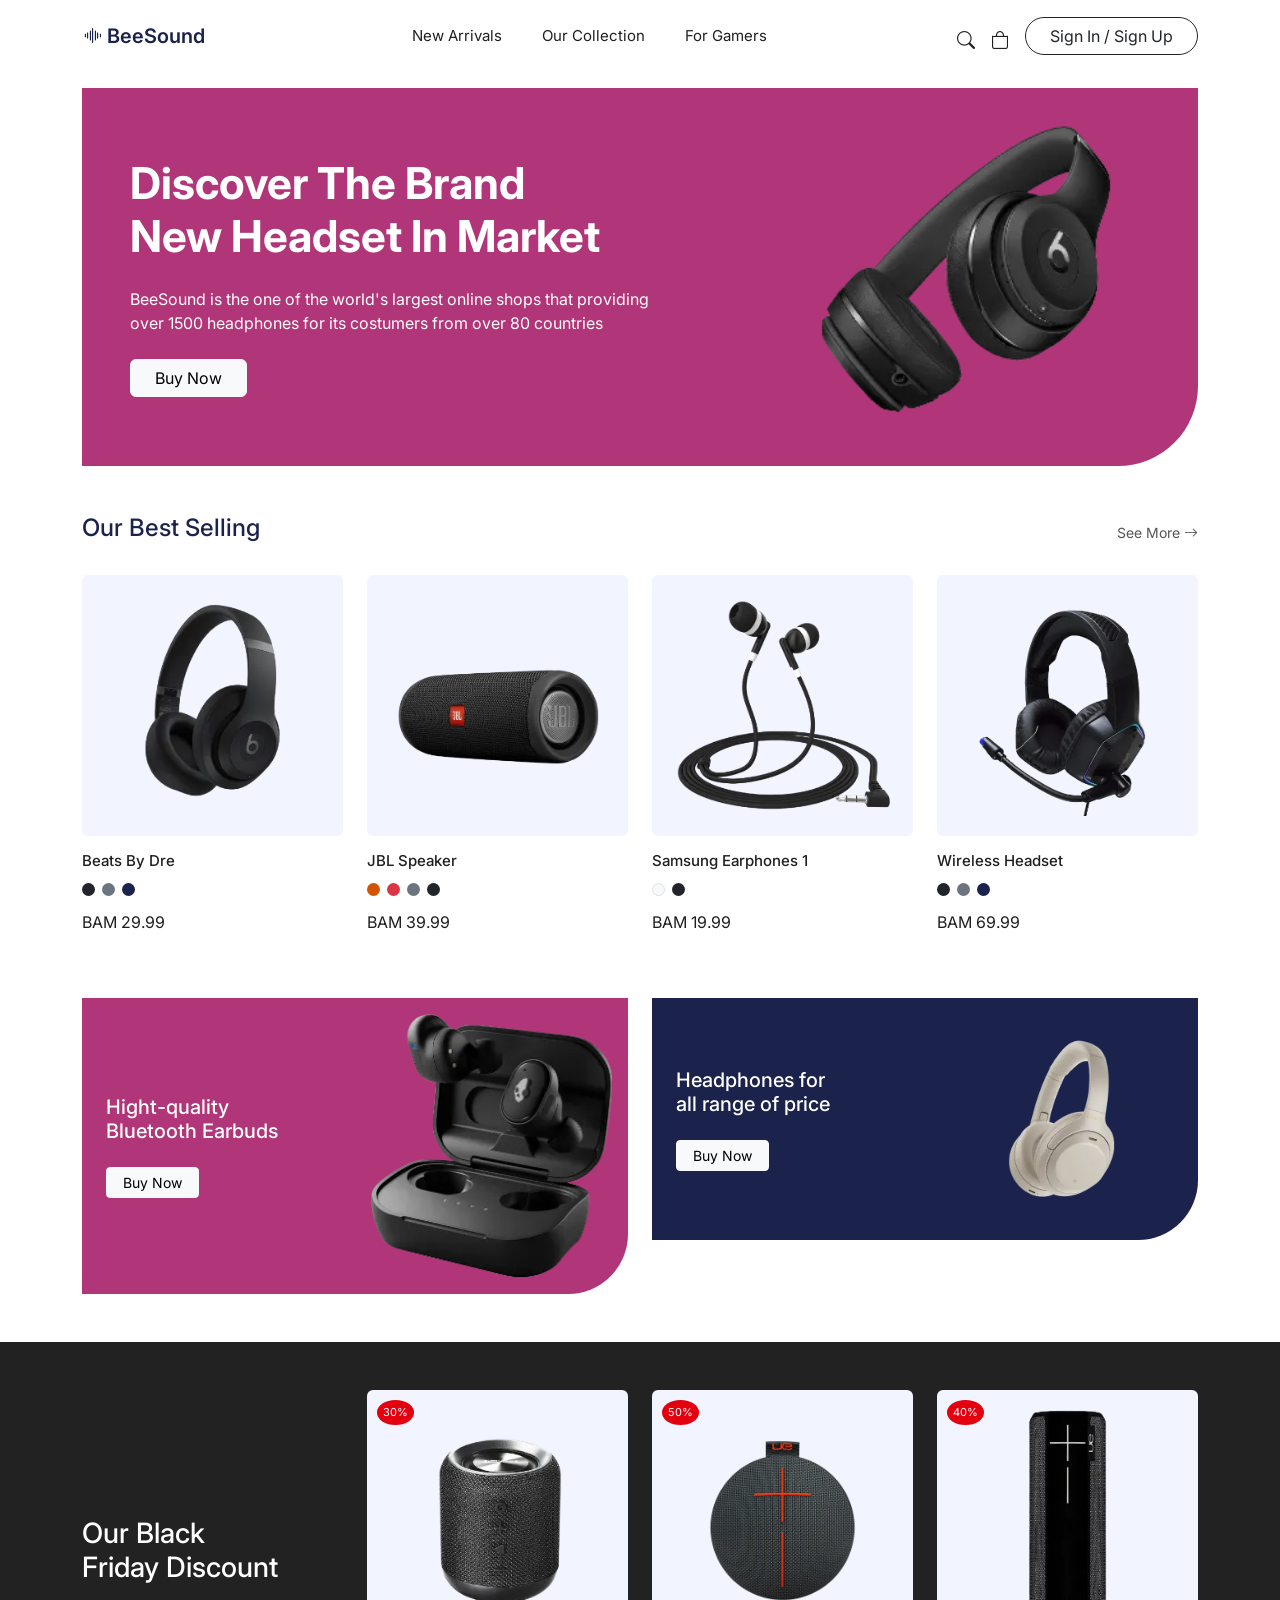
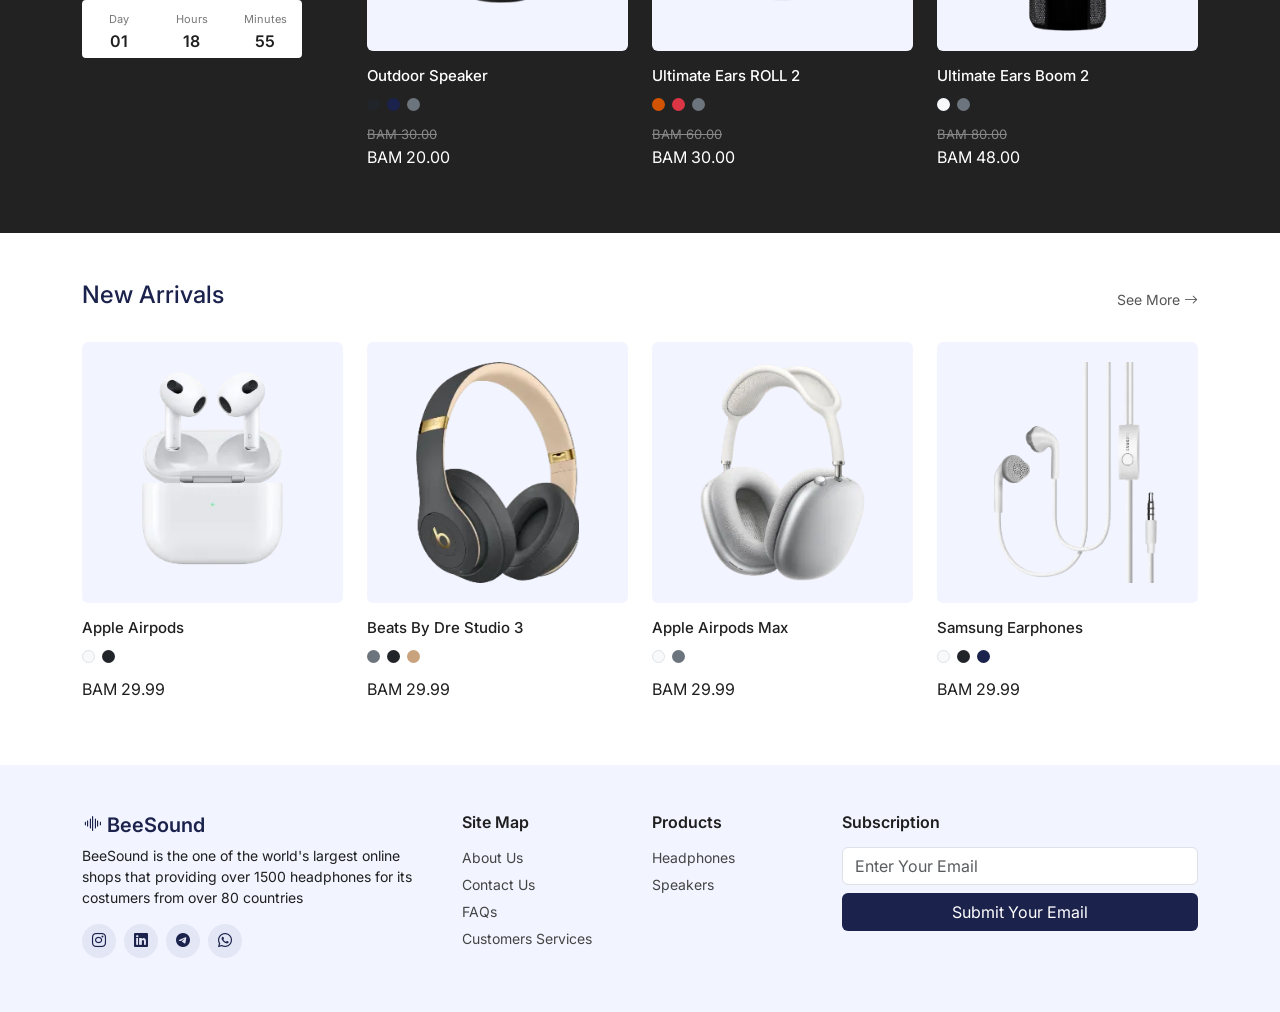
<file: index.html>
<!DOCTYPE html>
<html lang="en">
<head>
    <meta charset="UTF-8">
    <meta name="viewport" content="width=device-width, initial-scale=1.0">
    <title>BeeSound</title>
    <link rel="stylesheet" href="https://cdn.jsdelivr.net/npm/bootstrap@5.3.3/dist/css/bootstrap.min.css">
    <link rel="stylesheet" href="https://cdn.jsdelivr.net/npm/bootstrap-icons@1.11.3/font/bootstrap-icons.min.css">
    <link rel="stylesheet" href="https://fonts.googleapis.com/css2?family=Inter:wght@400;500;600;700&display=swap">
    <link rel="stylesheet" href="style.css">
</head>
<body>

    <nav class="navbar navbar-expand-lg bg-white py-3">
        <div class="container">
            <a class="navbar-brand logo" href="index.html"><i class="bi bi-soundwave"></i> BeeSound</a>
            <button class="navbar-toggler" type="button" data-bs-toggle="collapse" data-bs-target="#menu">
                <span class="navbar-toggler-icon"></span>
            </button>
            <div class="collapse navbar-collapse" id="menu">
                <ul class="navbar-nav mx-auto gap-lg-4">
                    <li class="nav-item"><a class="nav-link" href="index.html#new">New Arrivals</a></li>
                    <li class="nav-item"><a class="nav-link" href="products.html">Our Collection</a></li>
                    <li class="nav-item"><a class="nav-link" href="products.html">For Gamers</a></li>
                </ul>
                <div class="d-flex align-items-center gap-3">
                    <a href="#" class="icon-link"><i class="bi bi-search"></i></a>
                    <a href="#" class="icon-link"><i class="bi bi-bag"></i></a>
                    <a href="#" class="btn btn-outline-dark rounded-pill px-4">Sign In / Sign Up</a>
                </div>
            </div>
        </div>
    </nav>

    <section class="container mt-3">
        <div class="hero row align-items-center">
            <div class="col-md-7 p-5">
                <h1 class="fw-bold">Discover The Brand<br>New Headset In Market</h1>
                <p class="my-4">BeeSound is the one of the world's largest online shops that providing over 1500 headphones for its costumers from over 80 countries</p>
                <a href="products.html" class="btn btn-light px-4">Buy Now</a>
            </div>
            <div class="col-md-5 text-center p-4">
                <img src="images/hero.webp" class="img-fluid" alt="Headphones">
            </div>
        </div>
    </section>

    <section class="container my-5">
        <div class="d-flex justify-content-between align-items-center mb-4">
            <h4 class="title">Our Best Selling</h4>
            <a href="products.html" class="see-more">See More <i class="bi bi-arrow-right"></i></a>
        </div>
        <div class="row g-4">
            <div class="col-6 col-md-3">
                <a href="product.html" class="card product">
                    <img src="images/beats.webp" class="card-img-top" alt="Beats By Dre">
                    <div class="card-body px-0">
                        <h6>Beats By Dre</h6>
                        <span class="dot bg-dark"></span>
                        <span class="dot bg-secondary"></span>
                        <span class="dot navy"></span>
                        <p class="mt-2 mb-0">BAM 29.99</p>
                    </div>
                </a>
            </div>
            <div class="col-6 col-md-3">
                <a href="product.html" class="card product">
                    <img src="images/jbl.webp" class="card-img-top" alt="JBL Speaker">
                    <div class="card-body px-0">
                        <h6>JBL Speaker</h6>
                        <span class="dot orange"></span>
                        <span class="dot bg-danger"></span>
                        <span class="dot bg-secondary"></span>
                        <span class="dot bg-dark"></span>
                        <p class="mt-2 mb-0">BAM 39.99</p>
                    </div>
                </a>
            </div>
            <div class="col-6 col-md-3">
                <a href="product.html" class="card product">
                    <img src="images/samsung-black.webp" class="card-img-top" alt="Samsung Earphones">
                    <div class="card-body px-0">
                        <h6>Samsung Earphones 1</h6>
                        <span class="dot bg-light border"></span>
                        <span class="dot bg-dark"></span>
                        <p class="mt-2 mb-0">BAM 19.99</p>
                    </div>
                </a>
            </div>
            <div class="col-6 col-md-3">
                <a href="product.html" class="card product">
                    <img src="images/headset.webp" class="card-img-top" alt="Wireless Headset">
                    <div class="card-body px-0">
                        <h6>Wireless Headset</h6>
                        <span class="dot bg-dark"></span>
                        <span class="dot bg-secondary"></span>
                        <span class="dot navy"></span>
                        <p class="mt-2 mb-0">BAM 69.99</p>
                    </div>
                </a>
            </div>
        </div>
    </section>

    <section class="container my-5">
        <div class="row g-4">
            <div class="col-md-6">
                <div class="banner pink row align-items-center m-0">
                    <div class="col-6 p-4">
                        <h5>Hight-quality<br>Bluetooth Earbuds</h5>
                        <a href="products.html" class="btn btn-light btn-sm px-3 mt-3">Buy Now</a>
                    </div>
                    <div class="col-6 p-3">
                        <img src="images/earbuds.webp" class="img-fluid" alt="Earbuds">
                    </div>
                </div>
            </div>
            <div class="col-md-6">
                <div class="banner navy row align-items-center m-0">
                    <div class="col-6 p-4">
                        <h5>Headphones for<br>all range of price</h5>
                        <a href="products.html" class="btn btn-light btn-sm px-3 mt-3">Buy Now</a>
                    </div>
                    <div class="col-6 p-3">
                        <img src="images/sony.webp" class="img-fluid" alt="Headphones">
                    </div>
                </div>
            </div>
        </div>
    </section>

    <section class="black-friday py-5">
        <div class="container">
            <div class="row g-4 align-items-center">
                <div class="col-lg-3">
                    <h3 class="text-white">Our Black<br>Friday Discount</h3>
                    <div class="timer d-flex text-center mt-3">
                        <div><small>Day</small><p>01</p></div>
                        <div><small>Hours</small><p>18</p></div>
                        <div><small>Minutes</small><p>55</p></div>
                    </div>
                </div>
                <div class="col-sm-4 col-lg-3">
                    <div class="card product dark">
                        <span class="sale">30%</span>
                        <img src="images/speaker.webp" class="card-img-top" alt="Outdoor Speaker">
                        <div class="card-body px-0">
                            <h6>Outdoor Speaker</h6>
                            <span class="dot bg-dark"></span>
                            <span class="dot navy"></span>
                            <span class="dot bg-secondary"></span>
                            <p class="old mt-2 mb-0">BAM 30.00</p>
                            <p class="mb-0">BAM 20.00</p>
                        </div>
                    </div>
                </div>
                <div class="col-sm-4 col-lg-3">
                    <div class="card product dark">
                        <span class="sale">50%</span>
                        <img src="images/roll.webp" class="card-img-top" alt="Ultimate Ears ROLL 2">
                        <div class="card-body px-0">
                            <h6>Ultimate Ears ROLL 2</h6>
                            <span class="dot orange"></span>
                            <span class="dot bg-danger"></span>
                            <span class="dot bg-secondary"></span>
                            <p class="old mt-2 mb-0">BAM 60.00</p>
                            <p class="mb-0">BAM 30.00</p>
                        </div>
                    </div>
                </div>
                <div class="col-sm-4 col-lg-3">
                    <div class="card product dark">
                        <span class="sale">40%</span>
                        <img src="images/boom.webp" class="card-img-top" alt="Ultimate Ears Boom 2">
                        <div class="card-body px-0">
                            <h6>Ultimate Ears Boom 2</h6>
                            <span class="dot bg-light"></span>
                            <span class="dot bg-secondary"></span>
                            <p class="old mt-2 mb-0">BAM 80.00</p>
                            <p class="mb-0">BAM 48.00</p>
                        </div>
                    </div>
                </div>
            </div>
        </div>
    </section>

    <section class="container my-5" id="new">
        <div class="d-flex justify-content-between align-items-center mb-4">
            <h4 class="title">New Arrivals</h4>
            <a href="products.html" class="see-more">See More <i class="bi bi-arrow-right"></i></a>
        </div>
        <div class="row g-4">
            <div class="col-6 col-md-3">
                <a href="product.html" class="card product">
                    <img src="images/airpods.webp" class="card-img-top" alt="Apple Airpods">
                    <div class="card-body px-0">
                        <h6>Apple Airpods</h6>
                        <span class="dot bg-light border"></span>
                        <span class="dot bg-dark"></span>
                        <p class="mt-2 mb-0">BAM 29.99</p>
                    </div>
                </a>
            </div>
            <div class="col-6 col-md-3">
                <a href="product.html" class="card product">
                    <img src="images/studio3.webp" class="card-img-top" alt="Beats By Dre Studio 3">
                    <div class="card-body px-0">
                        <h6>Beats By Dre Studio 3</h6>
                        <span class="dot bg-secondary"></span>
                        <span class="dot bg-dark"></span>
                        <span class="dot gold"></span>
                        <p class="mt-2 mb-0">BAM 29.99</p>
                    </div>
                </a>
            </div>
            <div class="col-6 col-md-3">
                <a href="product.html" class="card product">
                    <img src="images/airpods-max.webp" class="card-img-top" alt="Apple Airpods Max">
                    <div class="card-body px-0">
                        <h6>Apple Airpods Max</h6>
                        <span class="dot bg-light border"></span>
                        <span class="dot bg-secondary"></span>
                        <p class="mt-2 mb-0">BAM 29.99</p>
                    </div>
                </a>
            </div>
            <div class="col-6 col-md-3">
                <a href="product.html" class="card product">
                    <img src="images/samsung-white.webp" class="card-img-top" alt="Samsung Earphones">
                    <div class="card-body px-0">
                        <h6>Samsung Earphones</h6>
                        <span class="dot bg-light border"></span>
                        <span class="dot bg-dark"></span>
                        <span class="dot navy"></span>
                        <p class="mt-2 mb-0">BAM 29.99</p>
                    </div>
                </a>
            </div>
        </div>
    </section>

    <footer class="footer py-5">
        <div class="container">
            <div class="row g-4">
                <div class="col-lg-4">
                    <h5 class="logo"><i class="bi bi-soundwave"></i> BeeSound</h5>
                    <p class="small">BeeSound is the one of the world's largest online shops that providing over 1500 headphones for its costumers from over 80 countries</p>
                    <div class="d-flex gap-2">
                        <a href="#" class="social"><i class="bi bi-instagram"></i></a>
                        <a href="#" class="social"><i class="bi bi-linkedin"></i></a>
                        <a href="#" class="social"><i class="bi bi-telegram"></i></a>
                        <a href="#" class="social"><i class="bi bi-whatsapp"></i></a>
                    </div>
                </div>
                <div class="col-6 col-lg-2">
                    <h6>Site Map</h6>
                    <a href="#">About Us</a>
                    <a href="#">Contact Us</a>
                    <a href="#">FAQs</a>
                    <a href="#">Customers Services</a>
                </div>
                <div class="col-6 col-lg-2">
                    <h6>Products</h6>
                    <a href="products.html">Headphones</a>
                    <a href="products.html">Speakers</a>
                </div>
                <div class="col-lg-4">
                    <h6>Subscription</h6>
                    <input type="email" class="form-control mb-2" placeholder="Enter Your Email">
                    <button class="btn btn-navy w-100">Submit Your Email</button>
                </div>
            </div>
        </div>
    </footer>

    <script src="https://cdn.jsdelivr.net/npm/bootstrap@5.3.3/dist/js/bootstrap.bundle.min.js"></script>
</body>
</html>
</file>
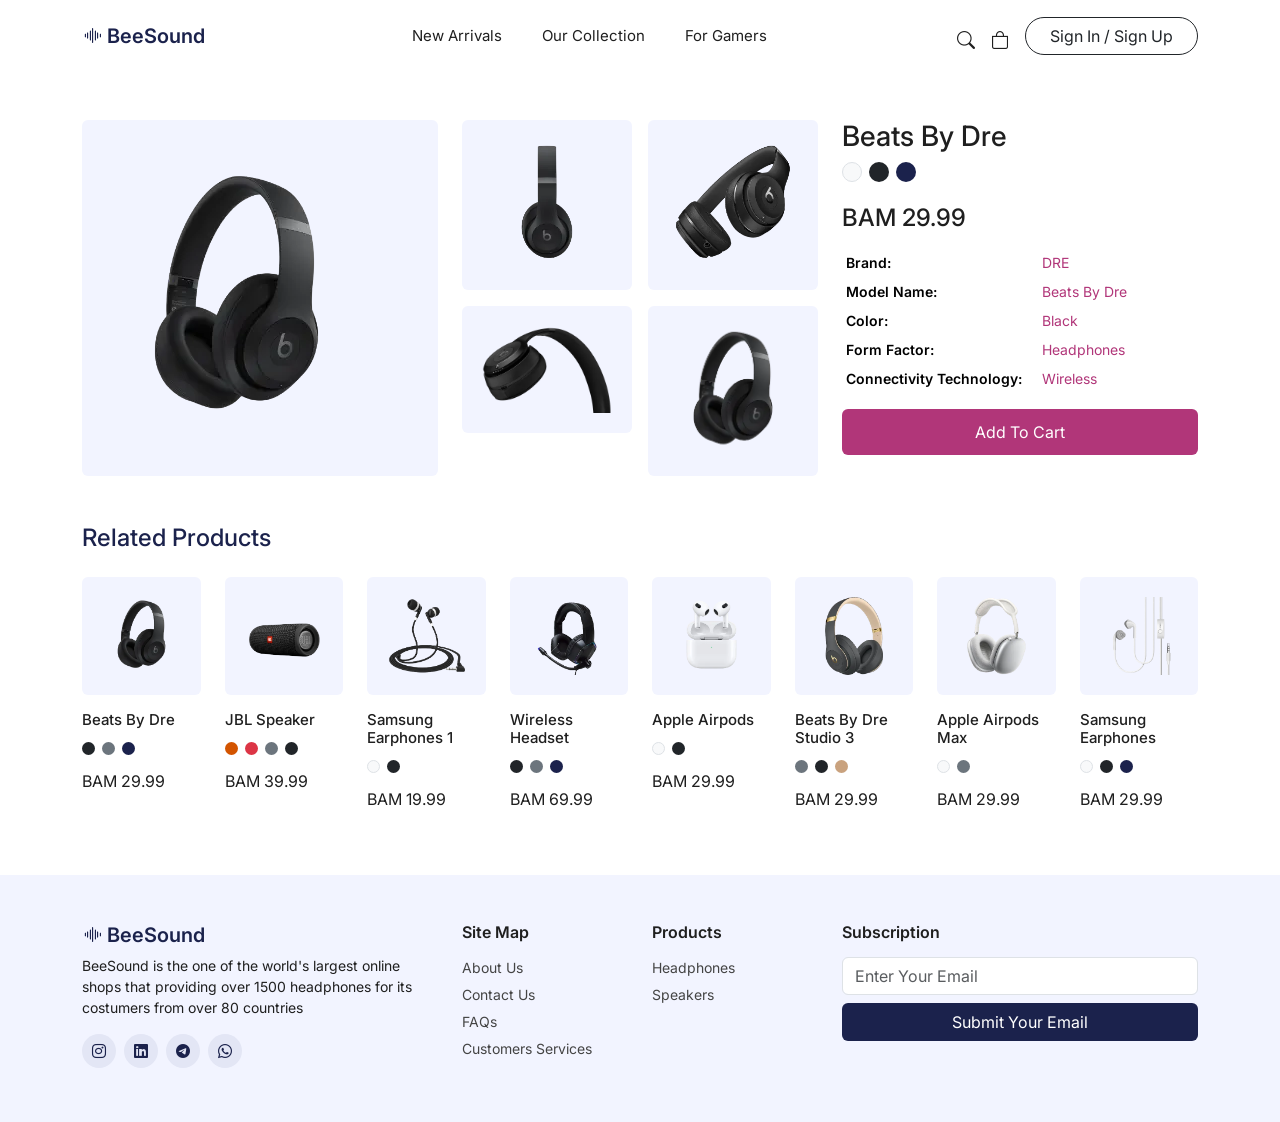
<file: product.html>
<!DOCTYPE html>
<html lang="en">
<head>
    <meta charset="UTF-8">
    <meta name="viewport" content="width=device-width, initial-scale=1.0">
    <title>Beats By Dre - BeeSound</title>
    <link rel="stylesheet" href="https://cdn.jsdelivr.net/npm/bootstrap@5.3.3/dist/css/bootstrap.min.css">
    <link rel="stylesheet" href="https://cdn.jsdelivr.net/npm/bootstrap-icons@1.11.3/font/bootstrap-icons.min.css">
    <link rel="stylesheet" href="https://fonts.googleapis.com/css2?family=Inter:wght@400;500;600;700&display=swap">
    <link rel="stylesheet" href="style.css">
</head>
<body>

    <nav class="navbar navbar-expand-lg bg-white py-3">
        <div class="container">
            <a class="navbar-brand logo" href="index.html"><i class="bi bi-soundwave"></i> BeeSound</a>
            <button class="navbar-toggler" type="button" data-bs-toggle="collapse" data-bs-target="#menu">
                <span class="navbar-toggler-icon"></span>
            </button>
            <div class="collapse navbar-collapse" id="menu">
                <ul class="navbar-nav mx-auto gap-lg-4">
                    <li class="nav-item"><a class="nav-link" href="index.html#new">New Arrivals</a></li>
                    <li class="nav-item"><a class="nav-link" href="products.html">Our Collection</a></li>
                    <li class="nav-item"><a class="nav-link" href="products.html">For Gamers</a></li>
                </ul>
                <div class="d-flex align-items-center gap-3">
                    <a href="#" class="icon-link"><i class="bi bi-search"></i></a>
                    <a href="#" class="icon-link"><i class="bi bi-bag"></i></a>
                    <a href="#" class="btn btn-outline-dark rounded-pill px-4">Sign In / Sign Up</a>
                </div>
            </div>
        </div>
    </nav>

    <section class="container my-5">
        <div class="row g-4">
            <div class="col-lg-4">
                <div class="gallery-main">
                    <img src="images/beats.webp" class="img-fluid" alt="Beats By Dre">
                </div>
            </div>
            <div class="col-lg-4">
                <div class="row g-3">
                    <div class="col-6"><div class="gallery-small"><img src="images/beats-2.webp" class="img-fluid" alt="Beats By Dre"></div></div>
                    <div class="col-6"><div class="gallery-small"><img src="images/hero.webp" class="img-fluid" alt="Beats By Dre"></div></div>
                    <div class="col-6"><div class="gallery-small"><img src="images/beats-3.webp" class="img-fluid" alt="Beats By Dre"></div></div>
                    <div class="col-6"><div class="gallery-small"><img src="images/beats.webp" class="img-fluid" alt="Beats By Dre"></div></div>
                </div>
            </div>
            <div class="col-lg-4">
                <h3>Beats By Dre</h3>
                <span class="dot big bg-light border"></span>
                <span class="dot big bg-dark"></span>
                <span class="dot big navy"></span>
                <h4 class="my-3">BAM 29.99</h4>
                <table class="table table-borderless table-sm details">
                    <tr><th>Brand:</th><td>DRE</td></tr>
                    <tr><th>Model Name:</th><td>Beats By Dre</td></tr>
                    <tr><th>Color:</th><td>Black</td></tr>
                    <tr><th>Form Factor:</th><td>Headphones</td></tr>
                    <tr><th>Connectivity Technology:</th><td>Wireless</td></tr>
                </table>
                <button class="btn btn-pink w-100">Add To Cart</button>
            </div>
        </div>
    </section>

    <section class="container my-5">
        <h4 class="title mb-4">Related Products</h4>
        <div class="row g-4">
            <div class="col-6 col-md-3 col-lg">
                <a href="product.html" class="card product">
                    <img src="images/beats.webp" class="card-img-top" alt="Beats By Dre">
                    <div class="card-body px-0">
                        <h6>Beats By Dre</h6>
                        <span class="dot bg-dark"></span>
                        <span class="dot bg-secondary"></span>
                        <span class="dot navy"></span>
                        <p class="mt-2 mb-0">BAM 29.99</p>
                    </div>
                </a>
            </div>
            <div class="col-6 col-md-3 col-lg">
                <a href="product.html" class="card product">
                    <img src="images/jbl.webp" class="card-img-top" alt="JBL Speaker">
                    <div class="card-body px-0">
                        <h6>JBL Speaker</h6>
                        <span class="dot orange"></span>
                        <span class="dot bg-danger"></span>
                        <span class="dot bg-secondary"></span>
                        <span class="dot bg-dark"></span>
                        <p class="mt-2 mb-0">BAM 39.99</p>
                    </div>
                </a>
            </div>
            <div class="col-6 col-md-3 col-lg">
                <a href="product.html" class="card product">
                    <img src="images/samsung-black.webp" class="card-img-top" alt="Samsung Earphones 1">
                    <div class="card-body px-0">
                        <h6>Samsung Earphones 1</h6>
                        <span class="dot bg-light border"></span>
                        <span class="dot bg-dark"></span>
                        <p class="mt-2 mb-0">BAM 19.99</p>
                    </div>
                </a>
            </div>
            <div class="col-6 col-md-3 col-lg">
                <a href="product.html" class="card product">
                    <img src="images/headset.webp" class="card-img-top" alt="Wireless Headset">
                    <div class="card-body px-0">
                        <h6>Wireless Headset</h6>
                        <span class="dot bg-dark"></span>
                        <span class="dot bg-secondary"></span>
                        <span class="dot navy"></span>
                        <p class="mt-2 mb-0">BAM 69.99</p>
                    </div>
                </a>
            </div>
            <div class="col-6 col-md-3 col-lg">
                <a href="product.html" class="card product">
                    <img src="images/airpods.webp" class="card-img-top" alt="Apple Airpods">
                    <div class="card-body px-0">
                        <h6>Apple Airpods</h6>
                        <span class="dot bg-light border"></span>
                        <span class="dot bg-dark"></span>
                        <p class="mt-2 mb-0">BAM 29.99</p>
                    </div>
                </a>
            </div>
            <div class="col-6 col-md-3 col-lg">
                <a href="product.html" class="card product">
                    <img src="images/studio3.webp" class="card-img-top" alt="Beats By Dre Studio 3">
                    <div class="card-body px-0">
                        <h6>Beats By Dre Studio 3</h6>
                        <span class="dot bg-secondary"></span>
                        <span class="dot bg-dark"></span>
                        <span class="dot gold"></span>
                        <p class="mt-2 mb-0">BAM 29.99</p>
                    </div>
                </a>
            </div>
            <div class="col-6 col-md-3 col-lg">
                <a href="product.html" class="card product">
                    <img src="images/airpods-max.webp" class="card-img-top" alt="Apple Airpods Max">
                    <div class="card-body px-0">
                        <h6>Apple Airpods Max</h6>
                        <span class="dot bg-light border"></span>
                        <span class="dot bg-secondary"></span>
                        <p class="mt-2 mb-0">BAM 29.99</p>
                    </div>
                </a>
            </div>
            <div class="col-6 col-md-3 col-lg">
                <a href="product.html" class="card product">
                    <img src="images/samsung-white.webp" class="card-img-top" alt="Samsung Earphones">
                    <div class="card-body px-0">
                        <h6>Samsung Earphones</h6>
                        <span class="dot bg-light border"></span>
                        <span class="dot bg-dark"></span>
                        <span class="dot navy"></span>
                        <p class="mt-2 mb-0">BAM 29.99</p>
                    </div>
                </a>
            </div>
        </div>
    </section>

    <footer class="footer py-5">
        <div class="container">
            <div class="row g-4">
                <div class="col-lg-4">
                    <h5 class="logo"><i class="bi bi-soundwave"></i> BeeSound</h5>
                    <p class="small">BeeSound is the one of the world's largest online shops that providing over 1500 headphones for its costumers from over 80 countries</p>
                    <div class="d-flex gap-2">
                        <a href="#" class="social"><i class="bi bi-instagram"></i></a>
                        <a href="#" class="social"><i class="bi bi-linkedin"></i></a>
                        <a href="#" class="social"><i class="bi bi-telegram"></i></a>
                        <a href="#" class="social"><i class="bi bi-whatsapp"></i></a>
                    </div>
                </div>
                <div class="col-6 col-lg-2">
                    <h6>Site Map</h6>
                    <a href="#">About Us</a>
                    <a href="#">Contact Us</a>
                    <a href="#">FAQs</a>
                    <a href="#">Customers Services</a>
                </div>
                <div class="col-6 col-lg-2">
                    <h6>Products</h6>
                    <a href="products.html">Headphones</a>
                    <a href="products.html">Speakers</a>
                </div>
                <div class="col-lg-4">
                    <h6>Subscription</h6>
                    <input type="email" class="form-control mb-2" placeholder="Enter Your Email">
                    <button class="btn btn-navy w-100">Submit Your Email</button>
                </div>
            </div>
        </div>
    </footer>

    <script src="https://cdn.jsdelivr.net/npm/bootstrap@5.3.3/dist/js/bootstrap.bundle.min.js"></script>
</body>
</html>
</file>
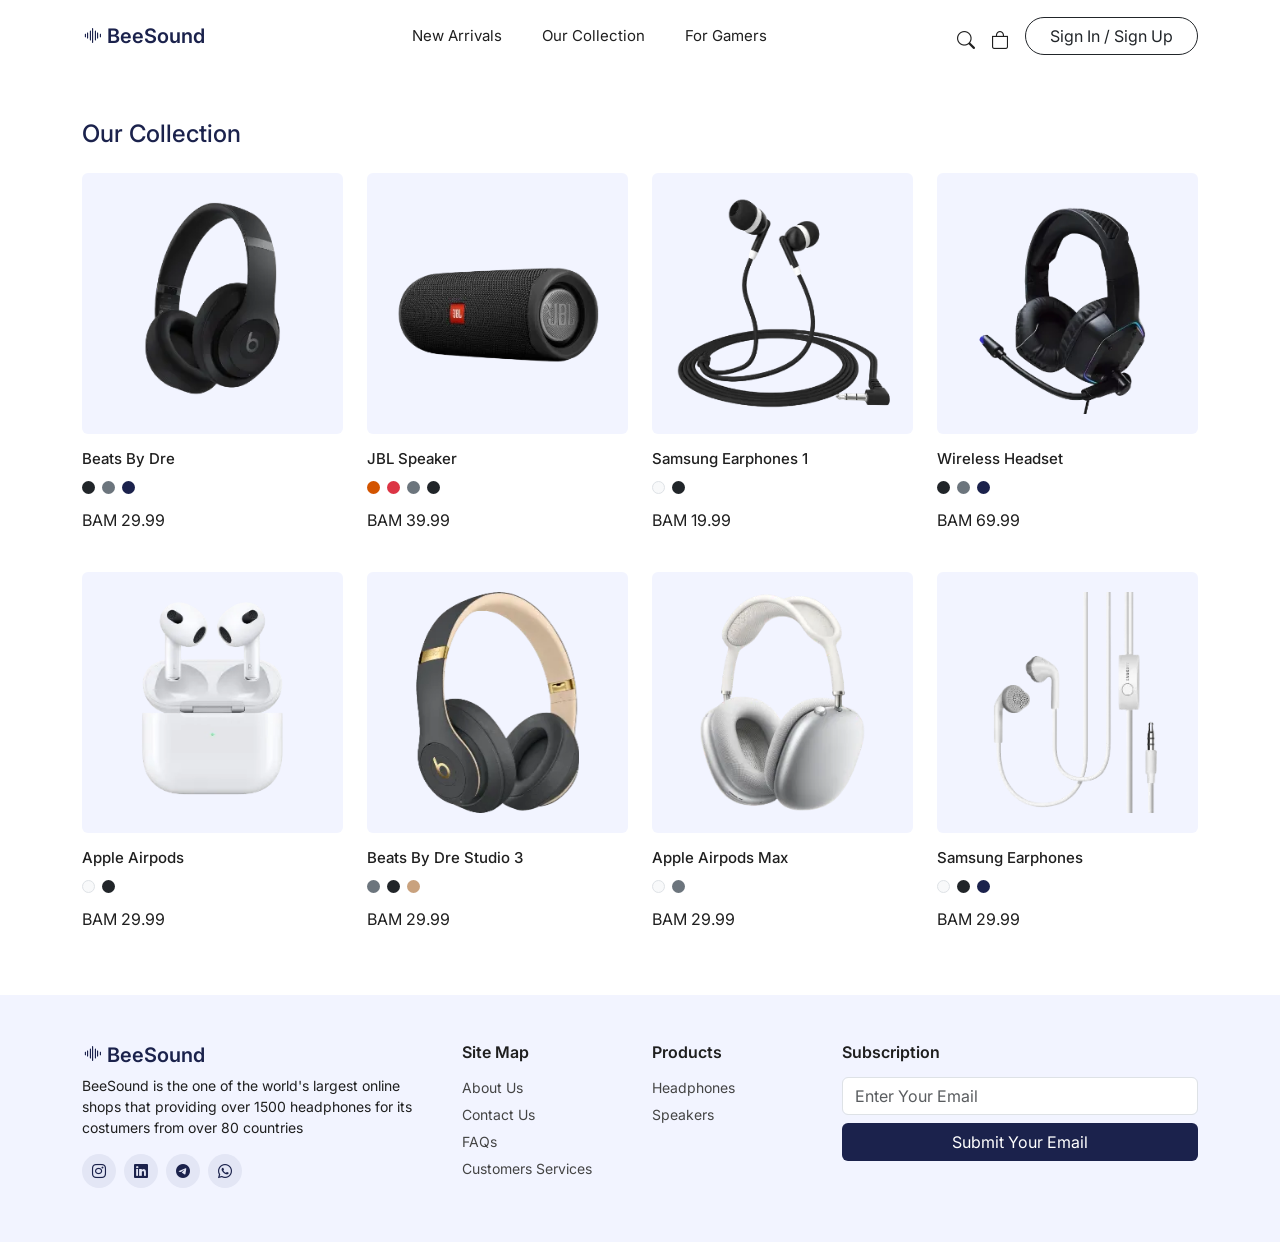
<file: products.html>
<!DOCTYPE html>
<html lang="en">
<head>
    <meta charset="UTF-8">
    <meta name="viewport" content="width=device-width, initial-scale=1.0">
    <title>Our Collection - BeeSound</title>
    <link rel="stylesheet" href="https://cdn.jsdelivr.net/npm/bootstrap@5.3.3/dist/css/bootstrap.min.css">
    <link rel="stylesheet" href="https://cdn.jsdelivr.net/npm/bootstrap-icons@1.11.3/font/bootstrap-icons.min.css">
    <link rel="stylesheet" href="https://fonts.googleapis.com/css2?family=Inter:wght@400;500;600;700&display=swap">
    <link rel="stylesheet" href="style.css">
</head>
<body>

    <nav class="navbar navbar-expand-lg bg-white py-3">
        <div class="container">
            <a class="navbar-brand logo" href="index.html"><i class="bi bi-soundwave"></i> BeeSound</a>
            <button class="navbar-toggler" type="button" data-bs-toggle="collapse" data-bs-target="#menu">
                <span class="navbar-toggler-icon"></span>
            </button>
            <div class="collapse navbar-collapse" id="menu">
                <ul class="navbar-nav mx-auto gap-lg-4">
                    <li class="nav-item"><a class="nav-link" href="index.html#new">New Arrivals</a></li>
                    <li class="nav-item"><a class="nav-link" href="products.html">Our Collection</a></li>
                    <li class="nav-item"><a class="nav-link" href="products.html">For Gamers</a></li>
                </ul>
                <div class="d-flex align-items-center gap-3">
                    <a href="#" class="icon-link"><i class="bi bi-search"></i></a>
                    <a href="#" class="icon-link"><i class="bi bi-bag"></i></a>
                    <a href="#" class="btn btn-outline-dark rounded-pill px-4">Sign In / Sign Up</a>
                </div>
            </div>
        </div>
    </nav>

    <section class="container my-5">
        <h4 class="title mb-4">Our Collection</h4>
        <div class="row g-4">
            <div class="col-6 col-md-3">
                <a href="product.html" class="card product">
                    <img src="images/beats.webp" class="card-img-top" alt="Beats By Dre">
                    <div class="card-body px-0">
                        <h6>Beats By Dre</h6>
                        <span class="dot bg-dark"></span>
                        <span class="dot bg-secondary"></span>
                        <span class="dot navy"></span>
                        <p class="mt-2 mb-0">BAM 29.99</p>
                    </div>
                </a>
            </div>
            <div class="col-6 col-md-3">
                <a href="product.html" class="card product">
                    <img src="images/jbl.webp" class="card-img-top" alt="JBL Speaker">
                    <div class="card-body px-0">
                        <h6>JBL Speaker</h6>
                        <span class="dot orange"></span>
                        <span class="dot bg-danger"></span>
                        <span class="dot bg-secondary"></span>
                        <span class="dot bg-dark"></span>
                        <p class="mt-2 mb-0">BAM 39.99</p>
                    </div>
                </a>
            </div>
            <div class="col-6 col-md-3">
                <a href="product.html" class="card product">
                    <img src="images/samsung-black.webp" class="card-img-top" alt="Samsung Earphones 1">
                    <div class="card-body px-0">
                        <h6>Samsung Earphones 1</h6>
                        <span class="dot bg-light border"></span>
                        <span class="dot bg-dark"></span>
                        <p class="mt-2 mb-0">BAM 19.99</p>
                    </div>
                </a>
            </div>
            <div class="col-6 col-md-3">
                <a href="product.html" class="card product">
                    <img src="images/headset.webp" class="card-img-top" alt="Wireless Headset">
                    <div class="card-body px-0">
                        <h6>Wireless Headset</h6>
                        <span class="dot bg-dark"></span>
                        <span class="dot bg-secondary"></span>
                        <span class="dot navy"></span>
                        <p class="mt-2 mb-0">BAM 69.99</p>
                    </div>
                </a>
            </div>
            <div class="col-6 col-md-3">
                <a href="product.html" class="card product">
                    <img src="images/airpods.webp" class="card-img-top" alt="Apple Airpods">
                    <div class="card-body px-0">
                        <h6>Apple Airpods</h6>
                        <span class="dot bg-light border"></span>
                        <span class="dot bg-dark"></span>
                        <p class="mt-2 mb-0">BAM 29.99</p>
                    </div>
                </a>
            </div>
            <div class="col-6 col-md-3">
                <a href="product.html" class="card product">
                    <img src="images/studio3.webp" class="card-img-top" alt="Beats By Dre Studio 3">
                    <div class="card-body px-0">
                        <h6>Beats By Dre Studio 3</h6>
                        <span class="dot bg-secondary"></span>
                        <span class="dot bg-dark"></span>
                        <span class="dot gold"></span>
                        <p class="mt-2 mb-0">BAM 29.99</p>
                    </div>
                </a>
            </div>
            <div class="col-6 col-md-3">
                <a href="product.html" class="card product">
                    <img src="images/airpods-max.webp" class="card-img-top" alt="Apple Airpods Max">
                    <div class="card-body px-0">
                        <h6>Apple Airpods Max</h6>
                        <span class="dot bg-light border"></span>
                        <span class="dot bg-secondary"></span>
                        <p class="mt-2 mb-0">BAM 29.99</p>
                    </div>
                </a>
            </div>
            <div class="col-6 col-md-3">
                <a href="product.html" class="card product">
                    <img src="images/samsung-white.webp" class="card-img-top" alt="Samsung Earphones">
                    <div class="card-body px-0">
                        <h6>Samsung Earphones</h6>
                        <span class="dot bg-light border"></span>
                        <span class="dot bg-dark"></span>
                        <span class="dot navy"></span>
                        <p class="mt-2 mb-0">BAM 29.99</p>
                    </div>
                </a>
            </div>
        </div>
    </section>

    <footer class="footer py-5">
        <div class="container">
            <div class="row g-4">
                <div class="col-lg-4">
                    <h5 class="logo"><i class="bi bi-soundwave"></i> BeeSound</h5>
                    <p class="small">BeeSound is the one of the world's largest online shops that providing over 1500 headphones for its costumers from over 80 countries</p>
                    <div class="d-flex gap-2">
                        <a href="#" class="social"><i class="bi bi-instagram"></i></a>
                        <a href="#" class="social"><i class="bi bi-linkedin"></i></a>
                        <a href="#" class="social"><i class="bi bi-telegram"></i></a>
                        <a href="#" class="social"><i class="bi bi-whatsapp"></i></a>
                    </div>
                </div>
                <div class="col-6 col-lg-2">
                    <h6>Site Map</h6>
                    <a href="#">About Us</a>
                    <a href="#">Contact Us</a>
                    <a href="#">FAQs</a>
                    <a href="#">Customers Services</a>
                </div>
                <div class="col-6 col-lg-2">
                    <h6>Products</h6>
                    <a href="products.html">Headphones</a>
                    <a href="products.html">Speakers</a>
                </div>
                <div class="col-lg-4">
                    <h6>Subscription</h6>
                    <input type="email" class="form-control mb-2" placeholder="Enter Your Email">
                    <button class="btn btn-navy w-100">Submit Your Email</button>
                </div>
            </div>
        </div>
    </footer>

    <script src="https://cdn.jsdelivr.net/npm/bootstrap@5.3.3/dist/js/bootstrap.bundle.min.js"></script>
</body>
</html>
</file>
<file: style.css>
body {
    font-family: "Inter", Arial, sans-serif;
    color: #1f1f1f;
}

a {
    text-decoration: none;
}

.logo {
    font-weight: 600;
    color: #1b224c;
}

.nav-link {
    color: #1f1f1f;
    font-size: 15px;
}

.nav-link:hover {
    color: #b13679;
}

.icon-link {
    color: #1f1f1f;
    font-size: 18px;
}

.hero {
    background-color: #b13679;
    color: white;
    border-radius: 0 0 80px 0;
    margin: 0;
}

.hero h1 {
    font-size: 44px;
}

.title {
    color: #1b224c;
}

.see-more {
    color: #555;
    font-size: 14px;
}

.product {
    border: none;
    color: #1f1f1f;
}

.product img {
    background-color: #f2f4ff;
    padding: 20px;
    border-radius: 6px;
    aspect-ratio: 1 / 1;
    object-fit: contain;
}

.product h6 {
    font-size: 15px;
}

.product:hover h6 {
    color: #b13679;
}

.dot {
    display: inline-block;
    width: 13px;
    height: 13px;
    border-radius: 50%;
    margin-right: 3px;
}

.dot.big {
    width: 20px;
    height: 20px;
}

.navy {
    background-color: #1b224c;
}

.orange {
    background-color: #d35400;
}

.gold {
    background-color: #c9a27e;
}

.banner {
    border-radius: 0 0 60px 0;
    color: white;
}

.banner.pink {
    background-color: #b13679;
}

.banner.navy {
    background-color: #1b224c;
}

.black-friday {
    background-color: #222222;
}

.timer {
    background-color: white;
    border-radius: 4px;
    width: 220px;
}

.timer div {
    flex: 1;
    padding: 5px;
}

.timer small {
    font-size: 11px;
    color: #777;
}

.timer p {
    margin: 0;
    font-weight: 600;
}

.product.dark {
    background-color: transparent;
    color: white;
    position: relative;
}

.sale {
    position: absolute;
    top: 10px;
    left: 10px;
    background-color: #e3000f;
    color: white;
    font-size: 11px;
    padding: 4px 6px;
    border-radius: 50%;
}

.old {
    color: #888;
    text-decoration: line-through;
    font-size: 13px;
}

.footer {
    background-color: #f2f4ff;
}

.footer h6 {
    font-weight: 600;
    margin-bottom: 15px;
}

.footer a {
    display: block;
    color: #444;
    font-size: 14px;
    margin-bottom: 6px;
}

.footer .social {
    display: inline-block;
    width: 34px;
    height: 34px;
    line-height: 34px;
    text-align: center;
    border-radius: 50%;
    background-color: #e3e6f5;
    color: #1b224c;
}

.btn-navy {
    background-color: #1b224c;
    color: white;
}

.btn-navy:hover {
    background-color: #2c3570;
    color: white;
}

.btn-pink {
    background-color: #b13679;
    color: white;
    padding: 10px;
}

.btn-pink:hover {
    background-color: #922a63;
    color: white;
}

.gallery-main,
.gallery-small {
    background-color: #f2f4ff;
    border-radius: 6px;
    padding: 20px;
    text-align: center;
}

.gallery-main {
    height: 100%;
    display: flex;
    align-items: center;
}

.details th {
    font-weight: 600;
    font-size: 14px;
    width: 55%;
}

.details td {
    color: #b13679;
    font-size: 14px;
}

@media (max-width: 768px) {
    .hero h1 {
        font-size: 30px;
    }

    .hero {
        border-radius: 0 0 40px 0;
    }
}

.hero img {
    width: 100%;
    max-width: 330px;
}
</file>
